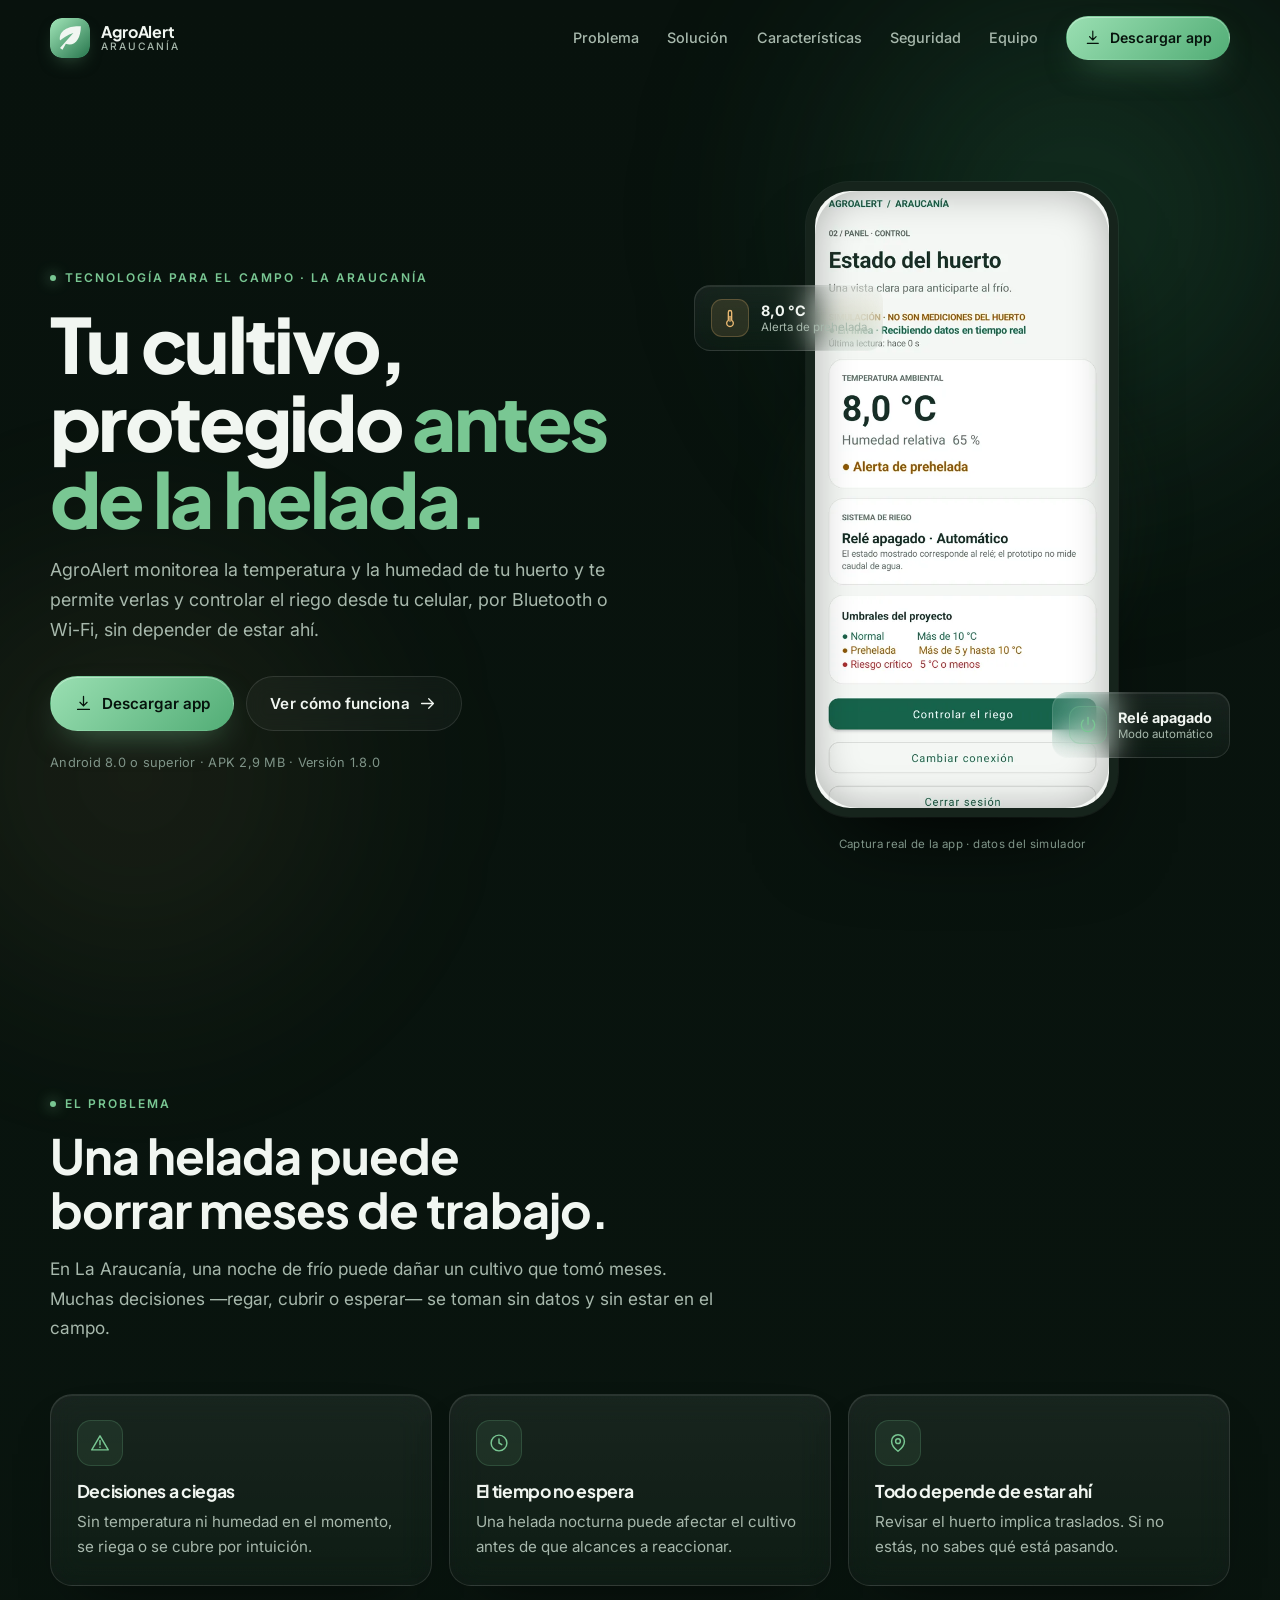
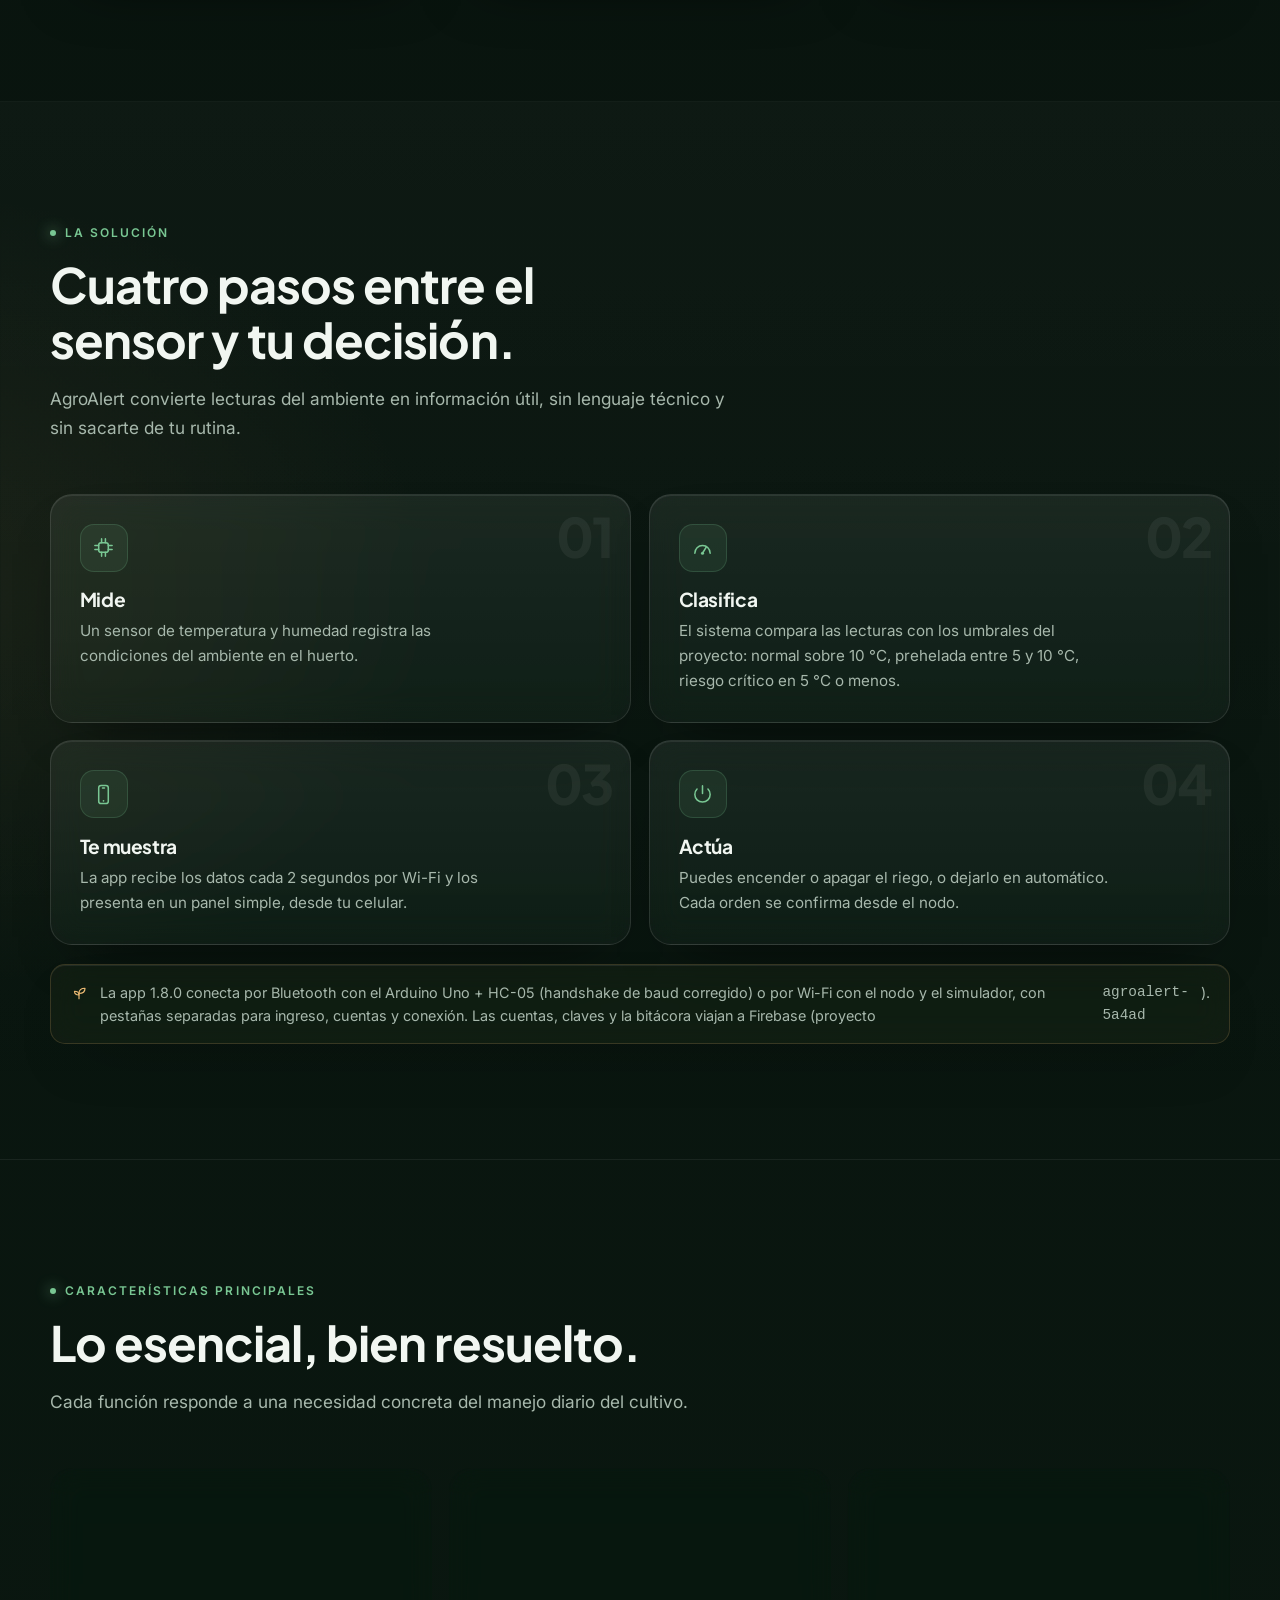
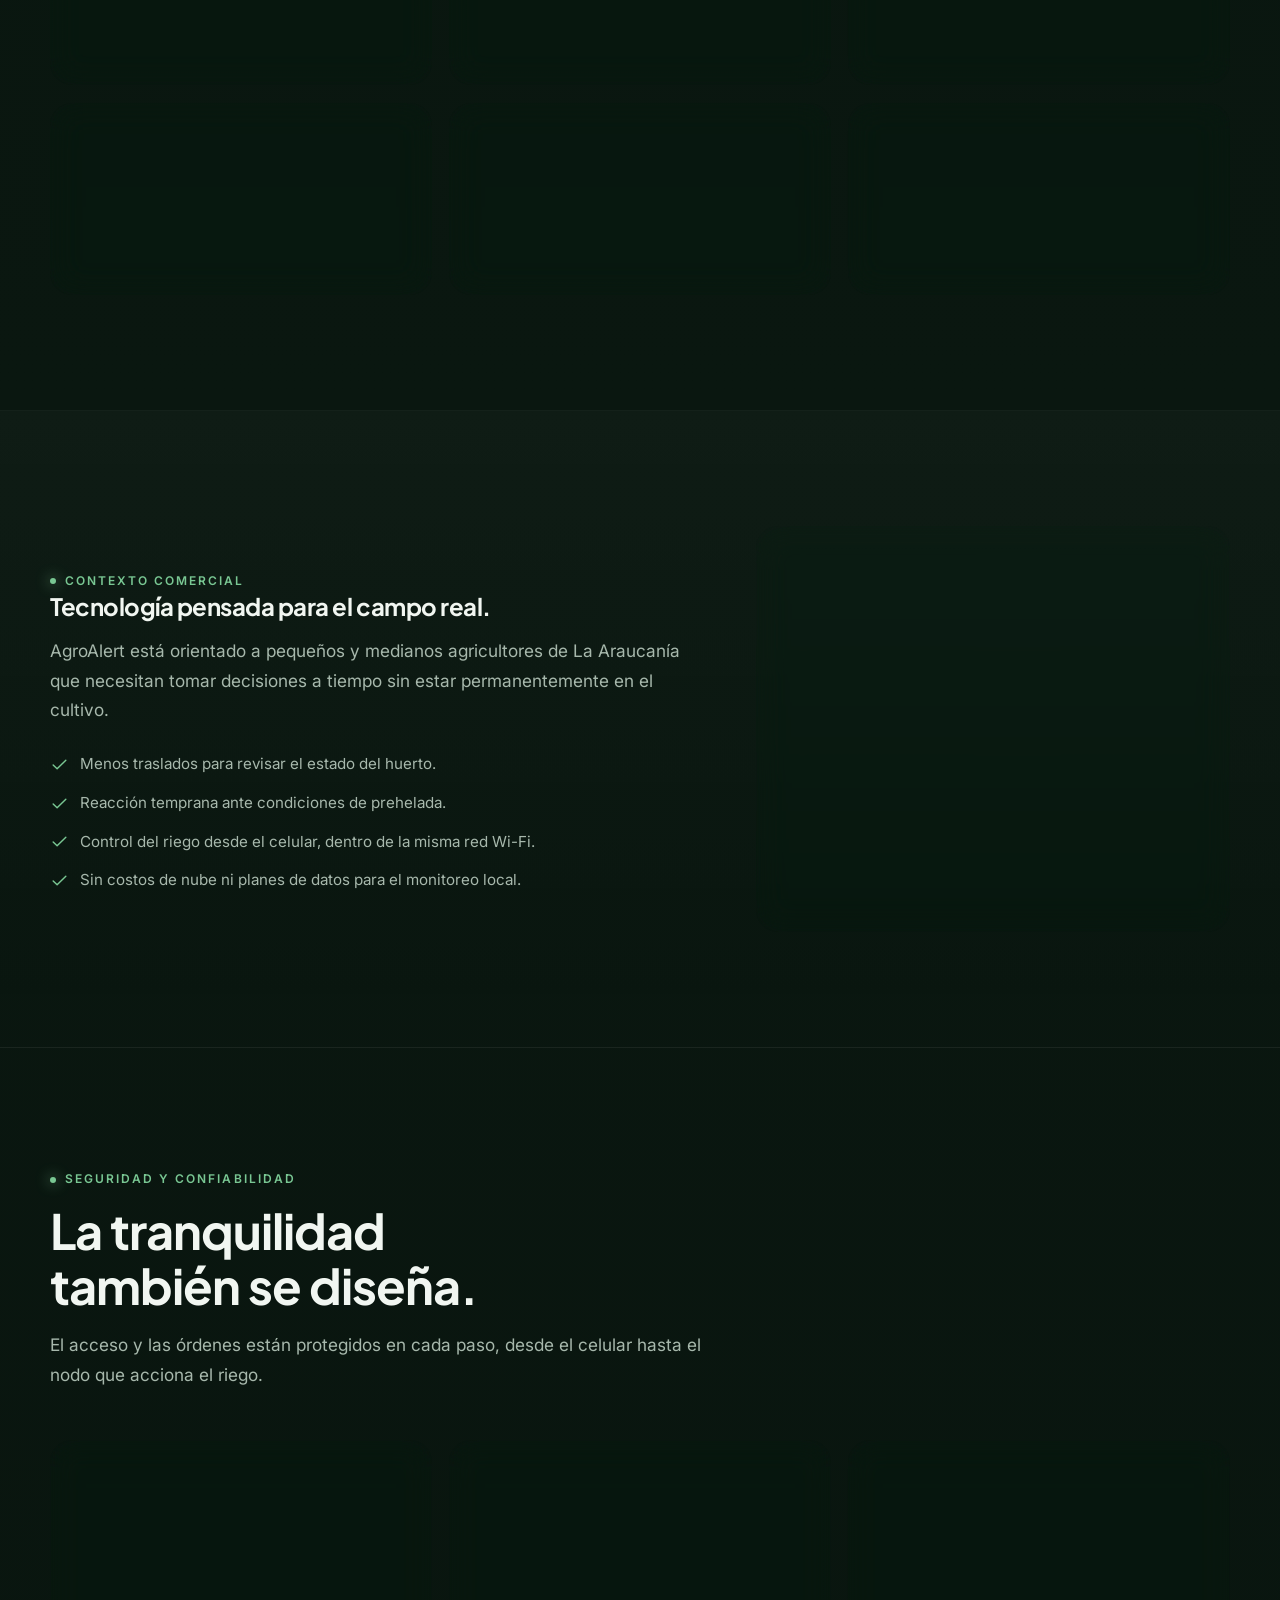
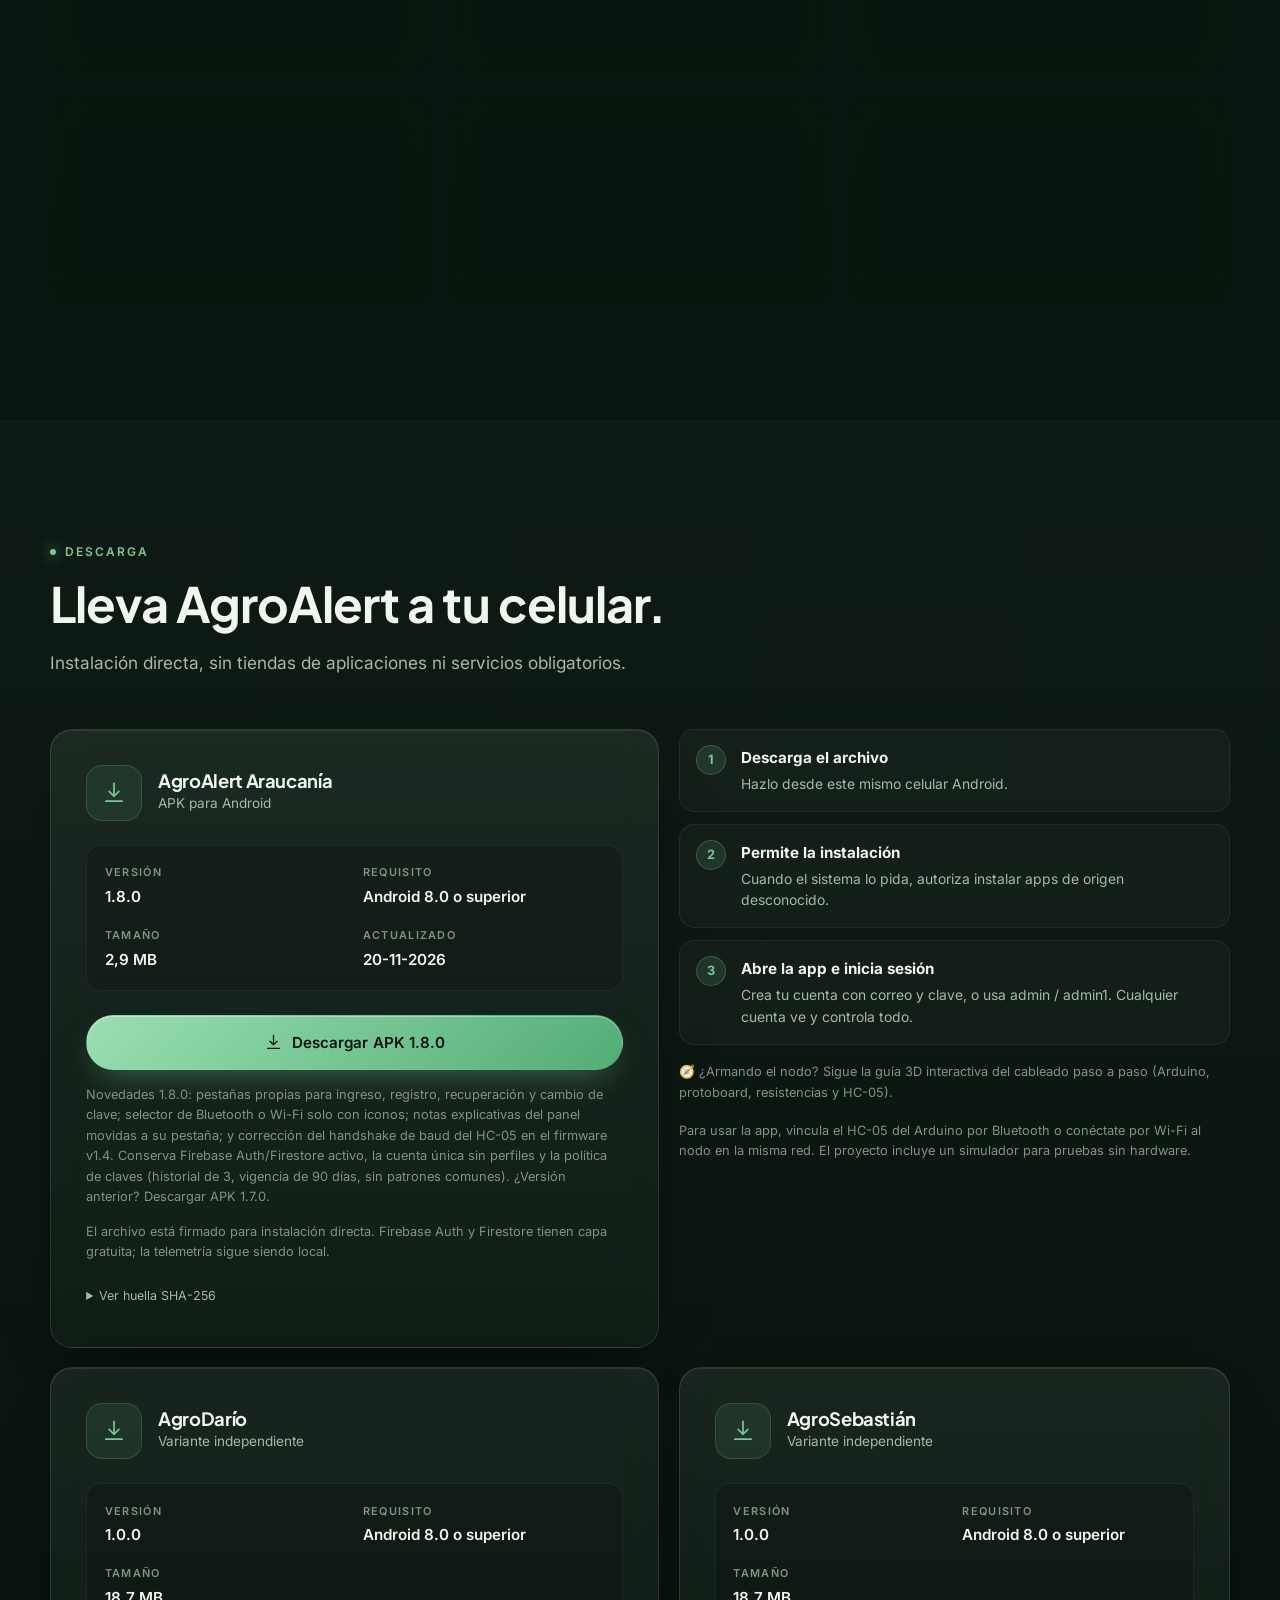
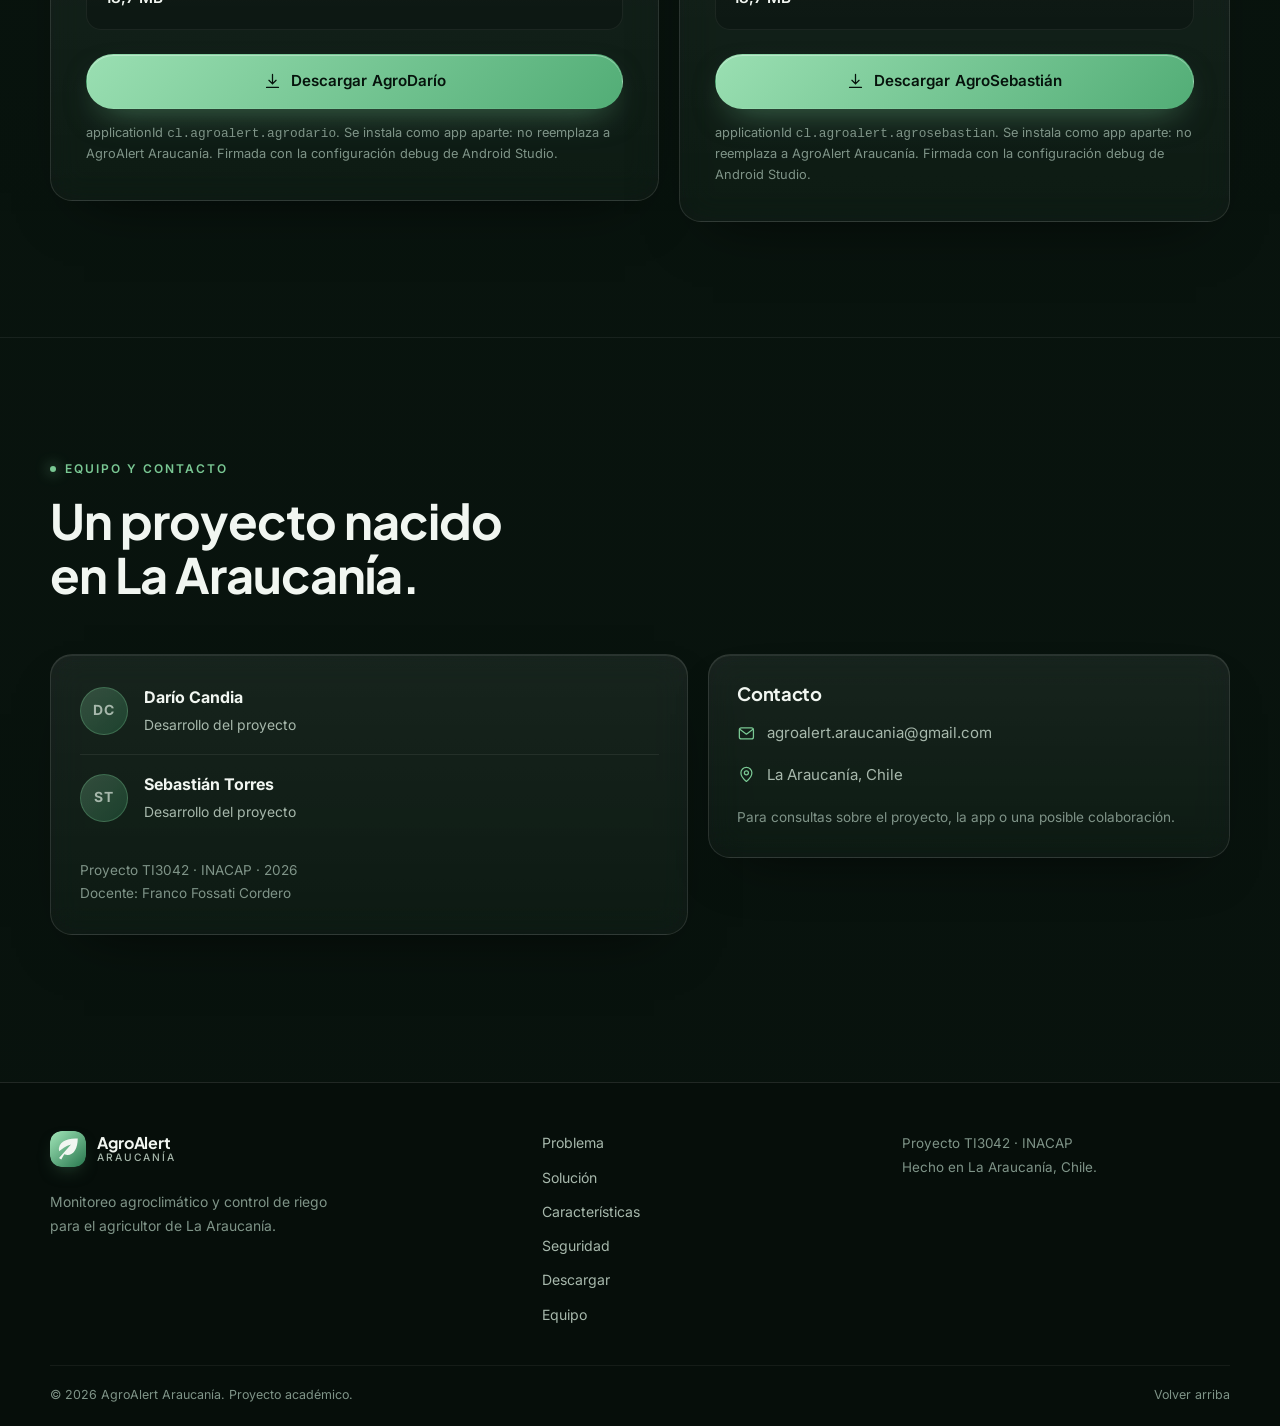
<file: index.html>
<!DOCTYPE html>
<html lang="es">
<head>
  <meta charset="utf-8">
  <meta name="viewport" content="width=device-width, initial-scale=1">
  <title>AgroAlert Araucanía — Monitoreo agroclimático y control de riego</title>
  <meta name="description" content="AgroAlert Araucanía monitorea la temperatura y la humedad de tu cultivo y te permite controlar el riego desde tu celular por Wi-Fi. Proyecto TI3042, INACAP.">
  <meta name="theme-color" content="#08120d">
  <meta name="color-scheme" content="dark">

  <!-- Open Graph / Twitter. og:image y twitter:image usan URL absoluta del sitio publicado. -->
  <meta property="og:type" content="website">
  <meta property="og:locale" content="es_CL">
  <meta property="og:site_name" content="AgroAlert Araucanía">
  <meta property="og:title" content="AgroAlert Araucanía — Monitoreo agroclimático y control de riego">
  <meta property="og:description" content="Temperatura, humedad y control de riego desde tu celular, por Wi-Fi. Tecnología para el agricultor de La Araucanía.">
  <meta property="og:image" content="https://dariochino.github.io/agroalert-web/assets/og-cover.png">
  <meta property="og:image:width" content="1200">
  <meta property="og:image:height" content="630">
  <meta property="og:image:alt" content="AgroAlert Araucanía: monitoreo agroclimático y control de riego">
  <meta name="twitter:card" content="summary_large_image">
  <meta name="twitter:title" content="AgroAlert Araucanía">
  <meta name="twitter:description" content="Temperatura, humedad y control de riego desde tu celular, por Wi-Fi.">
  <meta name="twitter:image" content="https://dariochino.github.io/agroalert-web/assets/og-cover.png">

  <link rel="icon" href="assets/favicon.svg" type="image/svg+xml">
  <link rel="apple-touch-icon" href="assets/apple-touch-icon.png" sizes="180x180">

  <link rel="preconnect" href="https://fonts.googleapis.com">
  <link rel="preconnect" href="https://fonts.gstatic.com" crossorigin>
  <link href="https://fonts.googleapis.com/css2?family=Inter:wght@400;500;600&family=Plus+Jakarta+Sans:wght@500;600;700;800&display=swap" rel="stylesheet">

  <link rel="stylesheet" href="css/styles.css">
  <script>document.documentElement.classList.add('js');</script>
  <script src="js/main.js" defer></script>
</head>
<body>
  <a class="skip-link" href="#contenido">Saltar al contenido</a>

  <!-- Sprite de iconos SVG: trazo uniforme, sin emojis. -->
  <svg class="sprite" xmlns="http://www.w3.org/2000/svg" aria-hidden="true" focusable="false">
    <symbol id="i-temp" viewBox="0 0 24 24">
      <path d="M14 14.76V5a2 2 0 1 0-4 0v9.76a4 4 0 1 0 4 0Z" fill="none" stroke="currentColor" stroke-width="1.6" stroke-linecap="round" stroke-linejoin="round"/>
      <path d="M12 10v6" fill="none" stroke="currentColor" stroke-width="1.6" stroke-linecap="round"/>
    </symbol>
    <symbol id="i-drop" viewBox="0 0 24 24">
      <path d="M12 2.7c3.2 3.6 5.8 6.5 5.8 9.3a5.8 5.8 0 1 1-11.6 0c0-2.8 2.6-5.7 5.8-9.3Z" fill="none" stroke="currentColor" stroke-width="1.6" stroke-linejoin="round"/>
      <path d="M9.4 13.2a2.7 2.7 0 0 0 2.6 2.8" fill="none" stroke="currentColor" stroke-width="1.6" stroke-linecap="round"/>
    </symbol>
    <symbol id="i-wifi" viewBox="0 0 24 24">
      <path d="M3 8.6a14 14 0 0 1 18 0M6.2 12.2a9.4 9.4 0 0 1 11.6 0M9.4 15.8a4.8 4.8 0 0 1 5.2 0" fill="none" stroke="currentColor" stroke-width="1.6" stroke-linecap="round"/>
      <circle cx="12" cy="19.2" r="1.4" fill="currentColor"/>
    </symbol>
    <symbol id="i-shield" viewBox="0 0 24 24">
      <path d="M12 3 4.5 6v5.2c0 4.4 3 8.4 7.5 9.8 4.5-1.4 7.5-5.4 7.5-9.8V6L12 3Z" fill="none" stroke="currentColor" stroke-width="1.6" stroke-linejoin="round"/>
      <path d="m8.8 12 2.1 2.1 4.3-4.3" fill="none" stroke="currentColor" stroke-width="1.6" stroke-linecap="round" stroke-linejoin="round"/>
    </symbol>
    <symbol id="i-lock" viewBox="0 0 24 24">
      <rect x="5" y="11" width="14" height="9" rx="2" fill="none" stroke="currentColor" stroke-width="1.6"/>
      <path d="M8 11V8a4 4 0 0 1 8 0v3" fill="none" stroke="currentColor" stroke-width="1.6" stroke-linecap="round"/>
    </symbol>
    <symbol id="i-power" viewBox="0 0 24 24">
      <path d="M12 3v8" fill="none" stroke="currentColor" stroke-width="1.6" stroke-linecap="round"/>
      <path d="M6.3 6.3a8 8 0 1 0 11.4 0" fill="none" stroke="currentColor" stroke-width="1.6" stroke-linecap="round"/>
    </symbol>
    <symbol id="i-eye" viewBox="0 0 24 24">
      <path d="M2.6 12S6.2 5.6 12 5.6 21.4 12 21.4 12 17.8 18.4 12 18.4 2.6 12 2.6 12Z" fill="none" stroke="currentColor" stroke-width="1.6" stroke-linejoin="round"/>
      <circle cx="12" cy="12" r="2.8" fill="none" stroke="currentColor" stroke-width="1.6"/>
    </symbol>
    <symbol id="i-gauge" viewBox="0 0 24 24">
      <path d="M4 18a8 8 0 1 1 16 0" fill="none" stroke="currentColor" stroke-width="1.6" stroke-linecap="round"/>
      <path d="m12 18 4.2-7" fill="none" stroke="currentColor" stroke-width="1.6" stroke-linecap="round"/>
      <circle cx="12" cy="18" r="1.6" fill="currentColor"/>
    </symbol>
    <symbol id="i-clock" viewBox="0 0 24 24">
      <circle cx="12" cy="12" r="8.6" fill="none" stroke="currentColor" stroke-width="1.6"/>
      <path d="M12 7.6V12l3 1.8" fill="none" stroke="currentColor" stroke-width="1.6" stroke-linecap="round" stroke-linejoin="round"/>
    </symbol>
    <symbol id="i-alert" viewBox="0 0 24 24">
      <path d="M12 4.2 21 19.5H3L12 4.2Z" fill="none" stroke="currentColor" stroke-width="1.6" stroke-linejoin="round"/>
      <path d="M12 9.4v4.4" fill="none" stroke="currentColor" stroke-width="1.6" stroke-linecap="round"/>
      <circle cx="12" cy="16.6" r=".9" fill="currentColor"/>
    </symbol>
    <symbol id="i-map" viewBox="0 0 24 24">
      <path d="M12 21s7-5.4 7-11a7 7 0 1 0-14 0c0 5.6 7 11 7 11Z" fill="none" stroke="currentColor" stroke-width="1.6" stroke-linejoin="round"/>
      <circle cx="12" cy="10" r="2.6" fill="none" stroke="currentColor" stroke-width="1.6"/>
    </symbol>
    <symbol id="i-mail" viewBox="0 0 24 24">
      <rect x="3" y="5" width="18" height="14" rx="2.5" fill="none" stroke="currentColor" stroke-width="1.6"/>
      <path d="m4 7 8 6 8-6" fill="none" stroke="currentColor" stroke-width="1.6" stroke-linecap="round" stroke-linejoin="round"/>
    </symbol>
    <symbol id="i-download" viewBox="0 0 24 24">
      <path d="M12 3v12m-4.5-4.5L12 15l4.5-4.5" fill="none" stroke="currentColor" stroke-width="1.6" stroke-linecap="round" stroke-linejoin="round"/>
      <path d="M4.5 19.5h15" fill="none" stroke="currentColor" stroke-width="1.6" stroke-linecap="round"/>
    </symbol>
    <symbol id="i-arrow" viewBox="0 0 24 24">
      <path d="M4.5 12h15m-6-6 6 6-6 6" fill="none" stroke="currentColor" stroke-width="1.6" stroke-linecap="round" stroke-linejoin="round"/>
    </symbol>
    <symbol id="i-check" viewBox="0 0 24 24">
      <path d="m20 6.5-11 11-5-5" fill="none" stroke="currentColor" stroke-width="1.8" stroke-linecap="round" stroke-linejoin="round"/>
    </symbol>
    <symbol id="i-menu" viewBox="0 0 24 24">
      <path d="M4 7h16M4 12h16M4 17h16" fill="none" stroke="currentColor" stroke-width="1.8" stroke-linecap="round"/>
    </symbol>
    <symbol id="i-close" viewBox="0 0 24 24">
      <path d="m6 6 12 12M18 6 6 18" fill="none" stroke="currentColor" stroke-width="1.8" stroke-linecap="round"/>
    </symbol>
    <symbol id="i-chip" viewBox="0 0 24 24">
      <rect x="7" y="7" width="10" height="10" rx="2.5" fill="none" stroke="currentColor" stroke-width="1.6"/>
      <path d="M10 3v4M14 3v4M10 17v4M14 17v4M3 10h4M3 14h4M17 10h4M17 14h4" fill="none" stroke="currentColor" stroke-width="1.6" stroke-linecap="round"/>
    </symbol>
    <symbol id="i-users" viewBox="0 0 24 24">
      <circle cx="9" cy="8.5" r="3.2" fill="none" stroke="currentColor" stroke-width="1.6"/>
      <path d="M3.5 20a5.5 5.5 0 0 1 11 0" fill="none" stroke="currentColor" stroke-width="1.6" stroke-linecap="round"/>
      <path d="M16.4 5.7a3.2 3.2 0 0 1 0 5.6M18.2 20a5.5 5.5 0 0 0-2.3-4.5" fill="none" stroke="currentColor" stroke-width="1.6" stroke-linecap="round"/>
    </symbol>
    <symbol id="i-sprout" viewBox="0 0 24 24">
      <path d="M12 21v-7" fill="none" stroke="currentColor" stroke-width="1.6" stroke-linecap="round"/>
      <path d="M12 14c0-4 3-7 8-7 0 4-3 7-8 7Z" fill="none" stroke="currentColor" stroke-width="1.6" stroke-linejoin="round"/>
      <path d="M12 16c0-3-2.2-5-6-5 0 3 2.2 5 6 5Z" fill="none" stroke="currentColor" stroke-width="1.6" stroke-linejoin="round"/>
    </symbol>
    <symbol id="i-phone" viewBox="0 0 24 24">
      <rect x="7" y="2.5" width="10" height="19" rx="2.5" fill="none" stroke="currentColor" stroke-width="1.6"/>
      <path d="M11 5.2h2" fill="none" stroke="currentColor" stroke-width="1.6" stroke-linecap="round"/>
      <circle cx="12" cy="18.6" r=".9" fill="currentColor"/>
    </symbol>
  </svg>

  <header class="site-header" id="site-header">
    <div class="container nav">
      <a class="brand" href="#inicio" aria-label="AgroAlert Araucanía, ir al inicio">
        <img src="assets/logo.svg" alt="" width="40" height="40">
        <span class="brand-text">
          <strong>AgroAlert</strong>
          <span>Araucanía</span>
        </span>
      </a>

      <nav class="nav-links" id="nav-links" aria-label="Navegación principal">
        <a href="#problema">Problema</a>
        <a href="#solucion">Solución</a>
        <a href="#caracteristicas">Características</a>
        <a href="#seguridad">Seguridad</a>
        <a href="#equipo">Equipo</a>
        <a class="btn btn--primary btn--sm nav-cta" href="#descargar">
          <svg class="icon" aria-hidden="true"><use href="#i-download"/></svg>
          Descargar app
        </a>
      </nav>

      <button class="nav-toggle" id="nav-toggle" type="button" aria-expanded="false" aria-controls="nav-links" aria-label="Abrir menú">
        <svg class="icon icon--menu" aria-hidden="true"><use href="#i-menu"/></svg>
        <svg class="icon icon--close" aria-hidden="true"><use href="#i-close"/></svg>
      </button>
    </div>
  </header>

  <main id="contenido">
    <!-- 1. Hero -->
    <section class="hero" id="inicio">
      <div class="container hero-grid">
        <div class="hero-copy reveal">
          <p class="eyebrow">Tecnología para el campo · La Araucanía</p>
          <h1>Tu cultivo, protegido <span class="accent">antes de la helada.</span></h1>
          <p class="lead">
            AgroAlert monitorea la temperatura y la humedad de tu huerto y te permite
            verlas y controlar el riego desde tu celular, por Bluetooth o Wi-Fi,
            sin depender de estar ahí.
          </p>
          <div class="hero-actions">
            <a class="btn btn--primary" href="#descargar">
              <svg class="icon" aria-hidden="true"><use href="#i-download"/></svg>
              Descargar app
            </a>
            <a class="btn btn--ghost" href="#solucion">
              Ver cómo funciona
              <svg class="icon" aria-hidden="true"><use href="#i-arrow"/></svg>
            </a>
          </div>
          <p class="hero-meta">Android 8.0 o superior · APK 2,9 MB · Versión 1.8.0</p>
        </div>

        <div class="hero-visual reveal" style="--delay:.12s">
          <div class="phone-glow" aria-hidden="true"></div>
          <div class="phone">
            <img src="assets/screens/panel.webp" width="540" height="1100"
                 alt="Panel de AgroAlert con temperatura de 8,0 grados, humedad de 65 por ciento y alerta de prehelada."
                 fetchpriority="high" decoding="async">
          </div>

          <div class="float-card float-card--temp glass" aria-hidden="true">
            <span class="float-icon float-icon--amber">
              <svg class="icon" aria-hidden="true"><use href="#i-temp"/></svg>
            </span>
            <span class="float-text"><strong>8,0 °C</strong><span>Alerta de prehelada</span></span>
          </div>
          <div class="float-card float-card--relay glass" aria-hidden="true">
            <span class="float-icon float-icon--green">
              <svg class="icon" aria-hidden="true"><use href="#i-power"/></svg>
            </span>
            <span class="float-text"><strong>Relé apagado</strong><span>Modo automático</span></span>
          </div>

          <p class="hero-visual-note">Captura real de la app · datos del simulador</p>
        </div>
      </div>
    </section>

    <!-- 2. El problema -->
    <section class="section" id="problema">
      <div class="container">
        <header class="section-head reveal">
          <p class="eyebrow">El problema</p>
          <h2>Una helada puede borrar meses de trabajo.</h2>
          <p class="lead">
            En La Araucanía, una noche de frío puede dañar un cultivo que tomó meses.
            Muchas decisiones —regar, cubrir o esperar— se toman sin datos y sin estar
            en el campo.
          </p>
        </header>

        <div class="grid grid--3">
          <article class="card glass reveal">
            <span class="card-icon"><svg class="icon" aria-hidden="true"><use href="#i-alert"/></svg></span>
            <h3>Decisiones a ciegas</h3>
            <p>Sin temperatura ni humedad en el momento, se riega o se cubre por intuición.</p>
          </article>
          <article class="card glass reveal" style="--delay:.08s">
            <span class="card-icon"><svg class="icon" aria-hidden="true"><use href="#i-clock"/></svg></span>
            <h3>El tiempo no espera</h3>
            <p>Una helada nocturna puede afectar el cultivo antes de que alcances a reaccionar.</p>
          </article>
          <article class="card glass reveal" style="--delay:.16s">
            <span class="card-icon"><svg class="icon" aria-hidden="true"><use href="#i-map"/></svg></span>
            <h3>Todo depende de estar ahí</h3>
            <p>Revisar el huerto implica traslados. Si no estás, no sabes qué está pasando.</p>
          </article>
        </div>
      </div>
    </section>

    <!-- 3. La solución -->
    <section class="section section--tint" id="solucion">
      <div class="container">
        <header class="section-head reveal">
          <p class="eyebrow">La solución</p>
          <h2>Cuatro pasos entre el sensor y tu decisión.</h2>
          <p class="lead">
            AgroAlert convierte lecturas del ambiente en información útil, sin lenguaje
            técnico y sin sacarte de tu rutina.
          </p>
        </header>

        <div class="grid grid--2 steps">
          <article class="step glass reveal">
            <span class="step-num">01</span>
            <span class="step-icon"><svg class="icon" aria-hidden="true"><use href="#i-chip"/></svg></span>
            <h3>Mide</h3>
            <p>Un sensor de temperatura y humedad registra las condiciones del ambiente en el huerto.</p>
          </article>
          <article class="step glass reveal" style="--delay:.08s">
            <span class="step-num">02</span>
            <span class="step-icon"><svg class="icon" aria-hidden="true"><use href="#i-gauge"/></svg></span>
            <h3>Clasifica</h3>
            <p>El sistema compara las lecturas con los umbrales del proyecto: normal sobre 10 °C, prehelada entre 5 y 10 °C, riesgo crítico en 5 °C o menos.</p>
          </article>
          <article class="step glass reveal" style="--delay:.16s">
            <span class="step-num">03</span>
            <span class="step-icon"><svg class="icon" aria-hidden="true"><use href="#i-phone"/></svg></span>
            <h3>Te muestra</h3>
            <p>La app recibe los datos cada 2 segundos por Wi-Fi y los presenta en un panel simple, desde tu celular.</p>
          </article>
          <article class="step glass reveal" style="--delay:.24s">
            <span class="step-num">04</span>
            <span class="step-icon"><svg class="icon" aria-hidden="true"><use href="#i-power"/></svg></span>
            <h3>Actúa</h3>
            <p>Puedes encender o apagar el riego, o dejarlo en automático. Cada orden se confirma desde el nodo.</p>
          </article>
        </div>

        <p class="scope-note glass reveal">
          <svg class="icon" aria-hidden="true"><use href="#i-sprout"/></svg>
          La app 1.8.0 conecta por Bluetooth con el Arduino Uno + HC-05 (handshake de baud corregido) o por Wi-Fi con el nodo y el simulador, con pestañas separadas para ingreso, cuentas y conexión. Las cuentas, claves y la bitácora viajan a Firebase (proyecto <code>agroalert-5a4ad</code>).
        </p>
      </div>
    </section>

    <!-- 4. Características -->
    <section class="section" id="caracteristicas">
      <div class="container">
        <header class="section-head reveal">
          <p class="eyebrow">Características principales</p>
          <h2>Lo esencial, bien resuelto.</h2>
          <p class="lead">Cada función responde a una necesidad concreta del manejo diario del cultivo.</p>
        </header>

        <div class="grid grid--3">
          <article class="card glass reveal">
            <span class="card-icon"><svg class="icon" aria-hidden="true"><use href="#i-temp"/></svg></span>
            <h3>Telemetría cada 2 segundos</h3>
            <p>Temperatura y humedad actualizadas de forma continua, sin bloquear la aplicación.</p>
          </article>
          <article class="card glass reveal" style="--delay:.06s">
            <span class="card-icon"><svg class="icon" aria-hidden="true"><use href="#i-gauge"/></svg></span>
            <h3>Semáforo de riesgo</h3>
            <p>Tres estados claros —normal, prehelada y riesgo crítico— según los umbrales del proyecto.</p>
          </article>
          <article class="card glass reveal" style="--delay:.12s">
            <span class="card-icon"><svg class="icon" aria-hidden="true"><use href="#i-power"/></svg></span>
            <h3>Control de riego</h3>
            <p>Encender, apagar o volver al modo automático. El panel muestra el estado real del relé.</p>
          </article>
          <article class="card glass reveal" style="--delay:.18s">
            <span class="card-icon"><svg class="icon" aria-hidden="true"><use href="#i-users"/></svg></span>
            <h3>Cuenta única</h3>
            <p>Toda cuenta creada ve el panel y controla el riego. No hay perfiles Control ni Monitor.</p>
          </article>
          <article class="card glass reveal" style="--delay:.24s">
            <span class="card-icon"><svg class="icon" aria-hidden="true"><use href="#i-lock"/></svg></span>
            <h3>Acceso protegido</h3>
            <p>Tres intentos fallidos bloquean el ingreso durante 60 segundos.</p>
          </article>
          <article class="card glass reveal" style="--delay:.3s">
            <span class="card-icon"><svg class="icon" aria-hidden="true"><use href="#i-wifi"/></svg></span>
            <h3>Red local</h3>
            <p>Funciona en la misma red Wi-Fi del nodo, sin servicios en la nube ni suscripciones.</p>
          </article>
        </div>
      </div>
    </section>

    <!-- 5. Contexto comercial -->
    <section class="section section--tint" id="contexto">
      <div class="container context-grid">
        <div class="reveal">
          <p class="eyebrow">Contexto comercial</p>
          <h2>Tecnología pensada para el campo real.</h2>
          <p class="lead">
            AgroAlert está orientado a pequeños y medianos agricultores de La Araucanía
            que necesitan tomar decisiones a tiempo sin estar permanentemente en el cultivo.
          </p>
          <ul class="check-list">
            <li><svg class="icon" aria-hidden="true"><use href="#i-check"/></svg> Menos traslados para revisar el estado del huerto.</li>
            <li><svg class="icon" aria-hidden="true"><use href="#i-check"/></svg> Reacción temprana ante condiciones de prehelada.</li>
            <li><svg class="icon" aria-hidden="true"><use href="#i-check"/></svg> Control del riego desde el celular, dentro de la misma red Wi-Fi.</li>
            <li><svg class="icon" aria-hidden="true"><use href="#i-check"/></svg> Sin costos de nube ni planes de datos para el monitoreo local.</li>
          </ul>
        </div>

        <aside class="context-panel glass reveal" style="--delay:.1s">
          <h3>¿Por qué la Araucanía?</h3>
          <div class="context-item">
            <span class="context-icon"><svg class="icon" aria-hidden="true"><use href="#i-temp"/></svg></span>
            <div><strong>Noches frías</strong><p>Las oscilaciones térmicas y las heladas tardías son parte del riesgo real del cultivo.</p></div>
          </div>
          <div class="context-item">
            <span class="context-icon"><svg class="icon" aria-hidden="true"><use href="#i-sprout"/></svg></span>
            <div><strong>Producción hortofrutícola</strong><p>Huertos y pequeños productores necesitan herramientas simples y de bajo costo.</p></div>
          </div>
          <div class="context-item">
            <span class="context-icon"><svg class="icon" aria-hidden="true"><use href="#i-wifi"/></svg></span>
            <div><strong>Operación local</strong><p>El proyecto prioriza una red local: no depende de un servidor externo.</p></div>
          </div>
        </aside>
      </div>
    </section>

    <!-- 6. Seguridad y confiabilidad -->
    <section class="section" id="seguridad">
      <div class="container">
        <header class="section-head reveal">
          <p class="eyebrow">Seguridad y confiabilidad</p>
          <h2>La tranquilidad también se diseña.</h2>
          <p class="lead">
            El acceso y las órdenes están protegidos en cada paso, desde el celular
            hasta el nodo que acciona el riego.
          </p>
        </header>

        <div class="grid grid--3">
          <article class="card card--compact glass reveal">
            <span class="card-icon"><svg class="icon" aria-hidden="true"><use href="#i-lock"/></svg></span>
            <h3>Ingreso con 3 intentos</h3>
            <p>Tras tres intentos fallidos la espera crece (60 s, 5 min, 15 min). Firebase además limita las peticiones y oculta qué correos existen.</p>
          </article>
          <article class="card card--compact glass reveal" style="--delay:.06s">
            <span class="card-icon"><svg class="icon" aria-hidden="true"><use href="#i-shield"/></svg></span>
            <h3>Contraseñas protegidas</h3>
            <p>Firebase Auth gestiona el acceso; Firestore guarda el historial de claves con PBKDF2-HMAC-SHA256 y sal aleatoria, nunca en texto plano.</p>
          </article>
          <article class="card card--compact glass reveal" style="--delay:.12s">
            <span class="card-icon"><svg class="icon" aria-hidden="true"><use href="#i-users"/></svg></span>
            <h3>Acceso completo</h3>
            <p>Toda cuenta autenticada opera el riego; el nodo sigue exigiendo su clave.</p>
          </article>
          <article class="card card--compact glass reveal" style="--delay:.18s">
            <span class="card-icon"><svg class="icon" aria-hidden="true"><use href="#i-check"/></svg></span>
            <h3>Confirmación real</h3>
            <p>El estado del relé que ves es el que reporta el nodo, no una suposición de la app.</p>
          </article>
          <article class="card card--compact glass reveal" style="--delay:.24s">
            <span class="card-icon"><svg class="icon" aria-hidden="true"><use href="#i-clock"/></svg></span>
            <h3>Datos con vigencia</h3>
            <p>Si el enlace se corta, la app marca los datos como antiguos y bloquea los controles.</p>
          </article>
          <article class="card card--compact glass reveal" style="--delay:.3s">
            <span class="card-icon"><svg class="icon" aria-hidden="true"><use href="#i-wifi"/></svg></span>
            <h3>Sin exposición a Internet</h3>
            <p>Diseñado para operar en una red local de confianza. El prototipo no expone el nodo a Internet.</p>
          </article>
        </div>
      </div>
    </section>

    <!-- 7. Descarga -->
    <section class="section section--tint" id="descargar">
      <div class="container">
        <header class="section-head reveal">
          <p class="eyebrow">Descarga</p>
          <h2>Lleva AgroAlert a tu celular.</h2>
          <p class="lead">Instalación directa, sin tiendas de aplicaciones ni servicios obligatorios.</p>
        </header>

        <div class="download-grid">
          <div class="download-panel glass reveal">
            <div class="download-head">
              <span class="download-icon"><svg class="icon" aria-hidden="true"><use href="#i-download"/></svg></span>
              <div>
                <h3>AgroAlert Araucanía</h3>
                <p>APK para Android</p>
              </div>
            </div>

            <dl class="download-facts">
              <div><dt>Versión</dt><dd>1.8.0</dd></div>
              <div><dt>Requisito</dt><dd>Android 8.0 o superior</dd></div>
              <div><dt>Tamaño</dt><dd>2,9 MB</dd></div>
              <div><dt>Actualizado</dt><dd>20-11-2026</dd></div>
            </dl>

            <a class="btn btn--primary btn--wide" href="assets/AgroAlert-1.8.0.apk" download>
              <svg class="icon" aria-hidden="true"><use href="#i-download"/></svg>
              Descargar APK 1.8.0
            </a>

            <p class="download-note">
              Novedades 1.8.0: pestañas propias para ingreso, registro, recuperación y
              cambio de clave; selector de Bluetooth o Wi-Fi solo con iconos; notas
              explicativas del panel movidas a su pestaña; y corrección del handshake
              de baud del HC-05 en el firmware v1.4. Conserva Firebase Auth/Firestore
              activo, la cuenta única sin perfiles y la política de claves (historial
              de 3, vigencia de 90 días, sin patrones comunes). ¿Versión anterior?
              <a href="assets/AgroAlert-1.7.0.apk" download>Descargar APK 1.7.0</a>.
            </p>

            <p class="download-note">
              El archivo está firmado para instalación directa. Firebase Auth y
              Firestore tienen capa gratuita; la telemetría sigue siendo local.
            </p>

            <details class="sha">
              <summary>Ver huella SHA-256</summary>
              <code>F5C1C8375D8B1388AC5FAAEDFE0EB091CEA279D9180DCF53E798D188E5D7FA34</code>
            </details>
          </div>

          <div class="download-side reveal" style="--delay:.1s">
            <ol class="install-steps">
              <li>
                <span class="install-num">1</span>
                <div><strong>Descarga el archivo</strong><p>Hazlo desde este mismo celular Android.</p></div>
              </li>
              <li>
                <span class="install-num">2</span>
                <div><strong>Permite la instalación</strong><p>Cuando el sistema lo pida, autoriza instalar apps de origen desconocido.</p></div>
              </li>
              <li>
                <span class="install-num">3</span>
                <div><strong>Abre la app e inicia sesión</strong><p>Crea tu cuenta con correo y clave, o usa admin / admin1. Cualquier cuenta ve y controla todo.</p></div>
              </li>
            </ol>

            <p class="download-note download-note--muted">
              🧭 ¿Armando el nodo? Sigue la
              <a href="guia3d.html">guía 3D interactiva del cableado</a>
              paso a paso (Arduino, protoboard, resistencias y HC-05).
            </p>

            <p class="download-note download-note--muted">
              Para usar la app, vincula el HC-05 del Arduino por Bluetooth o conéctate
              por Wi-Fi al nodo en la misma red. El proyecto incluye un simulador
              para pruebas sin hardware.
            </p>
          </div>

          <div class="download-panel glass reveal" style="--delay:.2s">
            <div class="download-head">
              <span class="download-icon"><svg class="icon" aria-hidden="true"><use href="#i-download"/></svg></span>
              <div>
                <h3>AgroDarío</h3>
                <p>Variante independiente</p>
              </div>
            </div>

            <dl class="download-facts">
              <div><dt>Versión</dt><dd>1.0.0</dd></div>
              <div><dt>Requisito</dt><dd>Android 8.0 o superior</dd></div>
              <div><dt>Tamaño</dt><dd>18,7 MB</dd></div>
            </dl>

            <a class="btn btn--primary btn--wide" href="assets/AgroDario-1.0.0.apk" download>
              <svg class="icon" aria-hidden="true"><use href="#i-download"/></svg>
              Descargar AgroDarío
            </a>

            <p class="download-note">
              applicationId <code>cl.agroalert.agrodario</code>. Se instala como app
              aparte: no reemplaza a AgroAlert Araucanía. Firmada con la configuración
              debug de Android Studio.
            </p>
          </div>

          <div class="download-panel glass reveal" style="--delay:.3s">
            <div class="download-head">
              <span class="download-icon"><svg class="icon" aria-hidden="true"><use href="#i-download"/></svg></span>
              <div>
                <h3>AgroSebastián</h3>
                <p>Variante independiente</p>
              </div>
            </div>

            <dl class="download-facts">
              <div><dt>Versión</dt><dd>1.0.0</dd></div>
              <div><dt>Requisito</dt><dd>Android 8.0 o superior</dd></div>
              <div><dt>Tamaño</dt><dd>18,7 MB</dd></div>
            </dl>

            <a class="btn btn--primary btn--wide" href="assets/AgroSebastian-1.0.0.apk" download>
              <svg class="icon" aria-hidden="true"><use href="#i-download"/></svg>
              Descargar AgroSebastián
            </a>

            <p class="download-note">
              applicationId <code>cl.agroalert.agrosebastian</code>. Se instala como app
              aparte: no reemplaza a AgroAlert Araucanía. Firmada con la configuración
              debug de Android Studio.
            </p>
          </div>
        </div>
      </div>
    </section>

    <!-- 8. Equipo y contacto -->
    <section class="section" id="equipo">
      <div class="container">
        <header class="section-head reveal">
          <p class="eyebrow">Equipo y contacto</p>
          <h2>Un proyecto nacido en La Araucanía.</h2>
        </header>

        <div class="team-grid">
          <div class="team-card glass reveal">
            <div class="person">
              <span class="avatar" aria-hidden="true">DC</span>
              <div><strong>Darío Candia</strong><span>Desarrollo del proyecto</span></div>
            </div>
            <div class="person">
              <span class="avatar" aria-hidden="true">ST</span>
              <div><strong>Sebastián Torres</strong><span>Desarrollo del proyecto</span></div>
            </div>
            <p class="team-note">Proyecto TI3042 · INACAP · 2026<br>Docente: Franco Fossati Cordero</p>
          </div>

          <div class="contact-card glass reveal" style="--delay:.1s">
            <h3>Contacto</h3>
            <p class="contact-line">
              <svg class="icon" aria-hidden="true"><use href="#i-mail"/></svg>
              <span>agroalert.araucania@gmail.com</span>
            </p>
            <p class="contact-line">
              <svg class="icon" aria-hidden="true"><use href="#i-map"/></svg>
              <span>La Araucanía, Chile</span>
            </p>
            <p class="contact-note">
              Para consultas sobre el proyecto, la app o una posible colaboración.
            </p>
          </div>
        </div>
      </div>
    </section>
  </main>

  <footer class="site-footer">
    <div class="container footer-grid">
      <div class="footer-brand">
        <a class="brand" href="#inicio" aria-label="AgroAlert Araucanía, ir al inicio">
          <img src="assets/logo.svg" alt="" width="36" height="36" loading="lazy">
          <span class="brand-text"><strong>AgroAlert</strong><span>Araucanía</span></span>
        </a>
        <p>Monitoreo agroclimático y control de riego para el agricultor de La Araucanía.</p>
      </div>

      <nav class="footer-nav" aria-label="Enlaces del sitio">
        <a href="#problema">Problema</a>
        <a href="#solucion">Solución</a>
        <a href="#caracteristicas">Características</a>
        <a href="#seguridad">Seguridad</a>
        <a href="#descargar">Descargar</a>
        <a href="#equipo">Equipo</a>
      </nav>

      <div class="footer-meta">
        <p>Proyecto TI3042 · INACAP</p>
        <p>Hecho en La Araucanía, Chile.</p>
      </div>
    </div>

    <div class="container footer-bottom">
      <p>© <span id="year">2026</span> AgroAlert Araucanía. Proyecto académico.</p>
      <a href="#inicio" class="back-top">Volver arriba</a>
    </div>
  </footer>
</body>
</html>
</file>
<file: css/styles.css>
/* ==========================================================================
   AgroAlert Araucanía — Hoja de estilos principal
   Sistema: glassmorphism sutil sobre fondo oscuro, paleta agro y acento cálido.
   Orden: variables → base → utilidades → componentes → secciones → responsive.
   ========================================================================== */

/* --------------------------------------------------------------------------
   1. Variables del sistema
   -------------------------------------------------------------------------- */
:root {
  /* Color */
  --bg: #08120d;
  --bg-soft: #0b1a12;
  --surface: rgba(255, 255, 255, 0.045);
  --surface-strong: rgba(255, 255, 255, 0.075);
  --border: rgba(255, 255, 255, 0.11);
  --border-strong: rgba(255, 255, 255, 0.2);
  --text: #f1f6f1;
  --muted: #a7b8ac;
  --muted-2: #7f9488;
  --green: #79c793;
  --green-light: #9adfb2;
  --green-deep: #2f7d54;
  --green-glow: rgba(121, 199, 147, 0.18);
  --amber: #e9b872;
  --red: #e08a81;

  /* Forma y movimiento */
  --radius: 22px;
  --radius-sm: 15px;
  --ease: cubic-bezier(0.22, 1, 0.36, 1);
  --speed: 0.45s;

  /* Layout */
  --container: 1180px;
  --nav-h: 76px;
  --pad: clamp(1.15rem, 4vw, 2rem);
}

/* --------------------------------------------------------------------------
   2. Base
   -------------------------------------------------------------------------- */
*,
*::before,
*::after {
  box-sizing: border-box;
}

html {
  background: var(--bg);
  scroll-behavior: smooth;
  scroll-padding-top: calc(var(--nav-h) + 20px);
  -webkit-text-size-adjust: 100%;
}

body {
  margin: 0;
  min-height: 100vh;
  overflow-x: hidden;
  isolation: isolate;
  font-family: "Inter", system-ui, -apple-system, "Segoe UI", sans-serif;
  font-size: 1rem;
  line-height: 1.7;
  color: var(--text);
  background:
    radial-gradient(1100px 760px at 88% -12%, rgba(47, 125, 84, 0.24), transparent 62%),
    radial-gradient(900px 680px at -8% 28%, rgba(233, 184, 114, 0.07), transparent 60%),
    linear-gradient(180deg, #08120d 0%, #0a1710 46%, #08120d 100%);
}

/* Formas difusas de fondo, muy lentas. */
body::before,
body::after {
  content: "";
  position: fixed;
  z-index: -1;
  border-radius: 50%;
  pointer-events: none;
  filter: blur(90px);
  opacity: 0.6;
}

body::before {
  width: min(60vw, 760px);
  aspect-ratio: 1;
  top: -18%;
  right: -14%;
  background: radial-gradient(circle, rgba(47, 125, 84, 0.55), transparent 66%);
  animation: drift 38s ease-in-out infinite alternate;
}

body::after {
  width: min(54vw, 680px);
  aspect-ratio: 1;
  bottom: -24%;
  left: -16%;
  background: radial-gradient(circle, rgba(233, 184, 114, 0.16), transparent 66%);
  animation: drift 46s ease-in-out infinite alternate-reverse;
}

@keyframes drift {
  from { transform: translate3d(0, 0, 0) scale(1); }
  to { transform: translate3d(4%, 6%, 0) scale(1.08); }
}

h1, h2, h3, h4 {
  margin: 0;
  font-family: "Plus Jakarta Sans", "Inter", system-ui, sans-serif;
  font-weight: 700;
  line-height: 1.12;
  letter-spacing: -0.02em;
  color: var(--text);
  text-wrap: balance;
}

p {
  margin: 0;
}

a {
  color: inherit;
  text-decoration: none;
  transition: color var(--speed) var(--ease), opacity var(--speed) var(--ease);
}

img {
  max-width: 100%;
  height: auto;
  display: block;
}

ul, ol, dl, dd {
  margin: 0;
  padding: 0;
}

button {
  font: inherit;
  color: inherit;
  background: none;
  border: 0;
  cursor: pointer;
}

::selection {
  background: rgba(121, 199, 147, 0.32);
  color: #fff;
}

:focus-visible {
  outline: 2px solid var(--amber);
  outline-offset: 3px;
  border-radius: 5px;
}

/* --------------------------------------------------------------------------
   3. Utilidades
   -------------------------------------------------------------------------- */
.container {
  width: min(100% - (var(--pad) * 2), var(--container));
  margin-inline: auto;
}

.section {
  position: relative;
  padding-block: clamp(4.5rem, 9vw, 8rem);
  scroll-margin-top: calc(var(--nav-h) + 16px);
}

.section--tint {
  background: linear-gradient(180deg, rgba(255, 255, 255, 0.022), rgba(255, 255, 255, 0));
  border-block: 1px solid rgba(255, 255, 255, 0.045);
}

.section-head {
  max-width: 740px;
  margin-bottom: clamp(2rem, 4vw, 3.4rem);
}

.section-head h2 {
  margin-top: 0.85rem;
  font-size: clamp(1.95rem, 3.8vw, 3.05rem);
}

.eyebrow {
  display: inline-flex;
  align-items: center;
  gap: 0.55rem;
  margin: 0;
  font-size: 0.75rem;
  font-weight: 600;
  letter-spacing: 0.17em;
  text-transform: uppercase;
  color: var(--green);
}

.eyebrow::before {
  content: "";
  width: 6px;
  height: 6px;
  border-radius: 50%;
  background: var(--green);
  box-shadow: 0 0 14px var(--green);
}

.lead {
  max-width: 62ch;
  margin-top: 1.05rem;
  font-size: clamp(1rem, 1.35vw, 1.08rem);
  color: var(--muted);
}

.grid {
  display: grid;
  gap: 1.1rem;
}

.grid--3 {
  grid-template-columns: repeat(3, minmax(0, 1fr));
}

.grid--2 {
  grid-template-columns: repeat(2, minmax(0, 1fr));
}

.icon {
  width: 1.25em;
  height: 1.25em;
  flex: none;
  vertical-align: -0.18em;
}

.sprite {
  position: absolute;
  width: 0;
  height: 0;
  overflow: hidden;
}

.skip-link {
  position: fixed;
  top: 0.75rem;
  left: 0.75rem;
  z-index: 100;
  padding: 0.7rem 1.1rem;
  border-radius: 10px;
  background: var(--green);
  color: #08120d;
  font-weight: 600;
  transform: translateY(-160%);
  transition: transform 0.3s var(--ease);
}

.skip-link:focus-visible {
  transform: none;
}

/* --------------------------------------------------------------------------
   4. Glassmorphism
   -------------------------------------------------------------------------- */
.glass {
  background: linear-gradient(180deg, rgba(255, 255, 255, 0.072), rgba(255, 255, 255, 0.032));
  border: 1px solid var(--border);
  border-radius: var(--radius);
  box-shadow:
    0 26px 60px -34px rgba(0, 0, 0, 0.75),
    inset 0 1px 0 rgba(255, 255, 255, 0.08);
  -webkit-backdrop-filter: blur(16px) saturate(130%);
  backdrop-filter: blur(16px) saturate(130%);
}

/* Fallback para navegadores sin backdrop-filter. */
@supports not ((backdrop-filter: blur(1px)) or (-webkit-backdrop-filter: blur(1px))) {
  .glass {
    background: rgba(14, 29, 21, 0.94);
  }
}

/* --------------------------------------------------------------------------
   5. Botones
   -------------------------------------------------------------------------- */
.btn {
  display: inline-flex;
  align-items: center;
  justify-content: center;
  gap: 0.55rem;
  min-height: 50px;
  padding: 0.85rem 1.45rem;
  border-radius: 999px;
  border: 1px solid transparent;
  font-size: 0.95rem;
  font-weight: 600;
  letter-spacing: 0.005em;
  cursor: pointer;
  transition:
    transform var(--speed) var(--ease),
    box-shadow var(--speed) var(--ease),
    background-color var(--speed) var(--ease),
    border-color var(--speed) var(--ease);
}

.btn--primary {
  background: linear-gradient(135deg, var(--green-light), #52ad76);
  color: #06130c;
  box-shadow:
    0 14px 34px -14px rgba(121, 199, 147, 0.55),
    inset 0 1px 0 rgba(255, 255, 255, 0.35);
}

.btn--primary:hover {
  transform: translateY(-2px);
  box-shadow:
    0 20px 44px -16px rgba(121, 199, 147, 0.65),
    inset 0 1px 0 rgba(255, 255, 255, 0.4);
}

.btn--ghost {
  background: rgba(255, 255, 255, 0.035);
  border-color: var(--border);
  color: var(--text);
  -webkit-backdrop-filter: blur(10px);
  backdrop-filter: blur(10px);
}

.btn--ghost:hover {
  transform: translateY(-2px);
  border-color: var(--border-strong);
  background: rgba(255, 255, 255, 0.06);
}

.btn--sm {
  min-height: 42px;
  padding: 0.55rem 1.05rem;
  font-size: 0.88rem;
}

.btn--wide {
  width: 100%;
}

.btn:active {
  transform: translateY(0);
}

/* --------------------------------------------------------------------------
   6. Cabecera y navegación
   -------------------------------------------------------------------------- */
.site-header {
  position: fixed;
  inset: 0 0 auto;
  z-index: 60;
  border-bottom: 1px solid transparent;
  transition:
    background-color var(--speed) var(--ease),
    border-color var(--speed) var(--ease),
    backdrop-filter var(--speed) var(--ease);
}

.site-header.is-scrolled {
  background: rgba(8, 18, 13, 0.88);
  border-bottom-color: var(--border);
  box-shadow: 0 18px 40px -28px rgba(0, 0, 0, 0.9);
  -webkit-backdrop-filter: blur(22px) saturate(140%);
  backdrop-filter: blur(22px) saturate(140%);
}

.nav {
  display: flex;
  align-items: center;
  justify-content: space-between;
  gap: 2rem;
  height: var(--nav-h);
}

.brand {
  display: inline-flex;
  align-items: center;
  gap: 0.7rem;
  flex: none;
}

.brand img {
  border-radius: 12px;
  box-shadow: 0 8px 20px -10px rgba(121, 199, 147, 0.6);
}

.brand-text {
  display: flex;
  flex-direction: column;
  line-height: 1.05;
}

.brand-text strong {
  font-family: "Plus Jakarta Sans", sans-serif;
  font-size: 1rem;
  font-weight: 700;
  letter-spacing: -0.01em;
}

.brand-text span {
  font-size: 0.64rem;
  font-weight: 500;
  letter-spacing: 0.18em;
  text-transform: uppercase;
  color: var(--muted);
}

.nav-links {
  display: flex;
  align-items: center;
  gap: clamp(1rem, 2.2vw, 1.8rem);
}

.nav-links > a:not(.btn) {
  position: relative;
  padding-block: 0.35rem;
  font-size: 0.9rem;
  font-weight: 500;
  color: var(--muted);
}

.nav-links > a:not(.btn)::after {
  content: "";
  position: absolute;
  inset: auto 0 0;
  height: 1px;
  background: var(--green);
  transform: scaleX(0);
  transform-origin: left;
  transition: transform var(--speed) var(--ease);
}

.nav-links > a:not(.btn):hover,
.nav-links > a:not(.btn):focus-visible {
  color: var(--text);
}

.nav-links > a:not(.btn):hover::after,
.nav-links > a:not(.btn):focus-visible::after {
  transform: scaleX(1);
}

.nav-toggle {
  display: none;
  width: 44px;
  height: 44px;
  border-radius: 12px;
  border: 1px solid var(--border);
  background: rgba(255, 255, 255, 0.04);
  color: var(--text);
  place-items: center;
}

.nav-toggle .icon {
  width: 22px;
  height: 22px;
}

.nav-toggle .icon--close {
  display: none;
}

.nav-toggle[aria-expanded="true"] .icon--menu {
  display: none;
}

.nav-toggle[aria-expanded="true"] .icon--close {
  display: block;
}

/* --------------------------------------------------------------------------
   7. Hero
   -------------------------------------------------------------------------- */
.hero {
  position: relative;
  padding-top: calc(var(--nav-h) + clamp(2.6rem, 7vw, 6rem));
  padding-bottom: clamp(4rem, 8vw, 7rem);
  overflow: hidden;
}

.hero-grid {
  display: grid;
  grid-template-columns: 1.04fr 0.96fr;
  gap: clamp(2rem, 5vw, 4rem);
  align-items: center;
}

.hero-copy h1 {
  margin-top: 1rem;
  font-size: clamp(2.6rem, 6vw, 4.75rem);
  font-weight: 800;
  letter-spacing: -0.035em;
  line-height: 1.02;
}

.hero-copy .accent {
  color: var(--green);
}

.hero-copy .lead {
  max-width: 54ch;
  font-size: clamp(1.02rem, 1.5vw, 1.12rem);
}

.hero-actions {
  display: flex;
  flex-wrap: wrap;
  gap: 0.75rem;
  margin-top: 1.9rem;
}

.hero-meta {
  margin-top: 1.3rem;
  font-size: 0.8rem;
  letter-spacing: 0.02em;
  color: var(--muted-2);
}

.hero-visual {
  position: relative;
  display: flex;
  flex-direction: column;
  align-items: center;
  padding: 1rem 2.5rem;
}

.phone-glow {
  position: absolute;
  top: 50%;
  left: 50%;
  width: min(420px, 90%);
  aspect-ratio: 1;
  transform: translate(-50%, -50%);
  border-radius: 50%;
  background: radial-gradient(circle, rgba(121, 199, 147, 0.24), transparent 62%);
  filter: blur(40px);
  pointer-events: none;
}

.phone {
  position: relative;
  width: min(312px, 72vw);
  aspect-ratio: 540 / 1100;
  border: 9px solid #16241c;
  border-radius: 44px;
  background: #0b120e;
  overflow: hidden;
  box-shadow:
    0 46px 90px -40px rgba(0, 0, 0, 0.95),
    0 0 0 1px rgba(255, 255, 255, 0.07),
    inset 0 0 0 1px rgba(255, 255, 255, 0.04);
}

.phone::after {
  content: "";
  position: absolute;
  inset: 0;
  border-radius: inherit;
  pointer-events: none;
  box-shadow: inset 0 0 40px rgba(0, 0, 0, 0.28);
}

.phone img {
  width: 100%;
  height: 100%;
  object-fit: cover;
}

.float-card {
  position: absolute;
  display: flex;
  align-items: center;
  gap: 0.7rem;
  padding: 0.8rem 1rem;
  border-radius: 16px;
  min-width: 178px;
  animation: float 7s ease-in-out infinite;
}

.float-card--temp {
  top: 17%;
  left: 0;
}

.float-card--relay {
  right: 0;
  bottom: 16%;
  animation-delay: -3.5s;
}

@keyframes float {
  0%, 100% { transform: translateY(0); }
  50% { transform: translateY(-9px); }
}

.float-icon {
  display: grid;
  place-items: center;
  width: 38px;
  height: 38px;
  border-radius: 11px;
  flex: none;
}

.float-icon--amber {
  background: rgba(233, 184, 114, 0.12);
  border: 1px solid rgba(233, 184, 114, 0.25);
  color: var(--amber);
}

.float-icon--green {
  background: rgba(121, 199, 147, 0.12);
  border: 1px solid rgba(121, 199, 147, 0.25);
  color: var(--green);
}

.float-text {
  display: flex;
  flex-direction: column;
  line-height: 1.25;
}

.float-text strong {
  font-size: 0.9rem;
}

.float-text span {
  font-size: 0.72rem;
  color: var(--muted);
}

.hero-visual-note {
  position: relative;
  margin-top: 1.1rem;
  font-size: 0.72rem;
  letter-spacing: 0.03em;
  color: var(--muted-2);
  text-align: center;
}

/* --------------------------------------------------------------------------
   8. Tarjetas y pasos
   -------------------------------------------------------------------------- */
.card {
  padding: 1.6rem;
  transition:
    transform var(--speed) var(--ease),
    border-color var(--speed) var(--ease),
    background-color var(--speed) var(--ease);
}

.card h3 {
  margin: 1rem 0 0.45rem;
  font-size: 1.1rem;
}

.card p {
  font-size: 0.95rem;
  line-height: 1.65;
  color: var(--muted);
}

.card p strong {
  color: var(--text);
  font-weight: 600;
}

.card-icon {
  display: grid;
  place-items: center;
  width: 46px;
  height: 46px;
  border-radius: 14px;
  background: rgba(121, 199, 147, 0.09);
  border: 1px solid rgba(121, 199, 147, 0.19);
  color: var(--green);
}

.card-icon .icon {
  width: 22px;
  height: 22px;
}

.card--compact {
  padding: 1.4rem;
}

@media (hover: hover) {
  .card:hover {
    transform: translateY(-5px);
    border-color: var(--border-strong);
    background: linear-gradient(180deg, rgba(255, 255, 255, 0.09), rgba(255, 255, 255, 0.04));
  }
}

.step {
  position: relative;
  padding: 1.8rem;
  overflow: hidden;
}

.step-num {
  position: absolute;
  top: 0.9rem;
  right: 1.2rem;
  font-family: "Plus Jakarta Sans", sans-serif;
  font-size: 3.4rem;
  font-weight: 800;
  line-height: 1;
  letter-spacing: -0.05em;
  color: rgba(255, 255, 255, 0.055);
  pointer-events: none;
}

.step-icon {
  display: grid;
  place-items: center;
  width: 48px;
  height: 48px;
  border-radius: 14px;
  background: rgba(121, 199, 147, 0.09);
  border: 1px solid rgba(121, 199, 147, 0.19);
  color: var(--green);
}

.step-icon .icon {
  width: 23px;
  height: 23px;
}

.step h3 {
  margin: 1.1rem 0 0.45rem;
  font-size: 1.2rem;
}

.step p {
  max-width: 44ch;
  font-size: 0.95rem;
  line-height: 1.65;
  color: var(--muted);
}

.scope-note {
  display: flex;
  align-items: flex-start;
  gap: 0.75rem;
  margin-top: 1.2rem;
  padding: 1rem 1.2rem;
  border-radius: var(--radius-sm);
  border-color: rgba(233, 184, 114, 0.18);
  background: rgba(233, 184, 114, 0.045);
  font-size: 0.9rem;
  line-height: 1.6;
  color: var(--muted);
}

.scope-note .icon {
  color: var(--amber);
  margin-top: 0.15rem;
}

/* --------------------------------------------------------------------------
   9. Contexto comercial
   -------------------------------------------------------------------------- */
.context-grid {
  display: grid;
  grid-template-columns: 1.15fr 0.85fr;
  gap: clamp(2rem, 5vw, 4rem);
  align-items: center;
}

.check-list {
  display: grid;
  gap: 0.8rem;
  margin-top: 1.7rem;
  list-style: none;
}

.check-list li {
  display: flex;
  align-items: flex-start;
  gap: 0.7rem;
  font-size: 0.95rem;
  color: var(--muted);
}

.check-list .icon {
  color: var(--green);
  margin-top: 0.22rem;
}

.context-panel {
  padding: 1.8rem;
}

.context-panel h3 {
  margin-bottom: 0.4rem;
  font-size: 1.15rem;
}

.context-item {
  display: flex;
  gap: 0.9rem;
  padding: 1rem 0;
  border-top: 1px solid rgba(255, 255, 255, 0.07);
}

.context-item strong {
  display: block;
  font-size: 0.95rem;
  font-weight: 600;
}

.context-item p {
  margin-top: 0.25rem;
  font-size: 0.88rem;
  line-height: 1.55;
  color: var(--muted);
}

.context-icon {
  display: grid;
  place-items: center;
  width: 40px;
  height: 40px;
  border-radius: 12px;
  flex: none;
  background: rgba(121, 199, 147, 0.08);
  border: 1px solid rgba(121, 199, 147, 0.16);
  color: var(--green);
}

/* --------------------------------------------------------------------------
   10. Descarga
   -------------------------------------------------------------------------- */
.download-grid {
  display: grid;
  grid-template-columns: 1.05fr 0.95fr;
  gap: 1.2rem;
  align-items: start;
}

.download-panel {
  padding: clamp(1.5rem, 3vw, 2.2rem);
}

.download-head {
  display: flex;
  align-items: center;
  gap: 1rem;
}

.download-icon {
  display: grid;
  place-items: center;
  width: 56px;
  height: 56px;
  border-radius: 16px;
  flex: none;
  background: rgba(121, 199, 147, 0.1);
  border: 1px solid rgba(121, 199, 147, 0.2);
  color: var(--green);
}

.download-icon .icon {
  width: 26px;
  height: 26px;
}

.download-head h3 {
  font-size: 1.15rem;
}

.download-head p {
  font-size: 0.85rem;
  color: var(--muted);
}

.download-facts {
  display: grid;
  grid-template-columns: 1fr 1fr;
  gap: 1rem;
  margin: 1.5rem 0;
  padding: 1.1rem;
  border-radius: var(--radius-sm);
  background: rgba(0, 0, 0, 0.18);
  border: 1px solid rgba(255, 255, 255, 0.06);
}

.download-facts dt {
  font-size: 0.68rem;
  font-weight: 600;
  letter-spacing: 0.12em;
  text-transform: uppercase;
  color: var(--muted-2);
}

.download-facts dd {
  margin-top: 0.15rem;
  font-size: 0.95rem;
  font-weight: 600;
}

.download-note {
  margin-top: 0.9rem;
  font-size: 0.8rem;
  line-height: 1.6;
  color: var(--muted-2);
}

.download-note--muted {
  margin-top: 0;
}

.sha {
  margin-top: 1rem;
  font-size: 0.78rem;
  color: var(--muted-2);
}

.sha summary {
  padding: 0.35rem 0;
  color: var(--muted);
  cursor: pointer;
}

.sha code {
  display: block;
  margin-top: 0.35rem;
  font-size: 0.7rem;
  line-height: 1.6;
  word-break: break-all;
  color: var(--muted);
}

.download-side {
  display: flex;
  flex-direction: column;
  gap: 1.1rem;
}

.install-steps {
  display: grid;
  gap: 0.75rem;
  list-style: none;
}

.install-steps li {
  display: flex;
  gap: 0.9rem;
  padding: 0.95rem 1.05rem;
  border-radius: var(--radius-sm);
  background: rgba(255, 255, 255, 0.03);
  border: 1px solid rgba(255, 255, 255, 0.07);
}

.install-num {
  display: grid;
  place-items: center;
  width: 30px;
  height: 30px;
  border-radius: 50%;
  flex: none;
  background: rgba(121, 199, 147, 0.14);
  border: 1px solid rgba(121, 199, 147, 0.28);
  color: var(--green);
  font-size: 0.8rem;
  font-weight: 700;
}

.install-steps strong {
  display: block;
  font-size: 0.95rem;
}

.install-steps p {
  margin-top: 0.2rem;
  font-size: 0.87rem;
  line-height: 1.55;
  color: var(--muted);
}

/* --------------------------------------------------------------------------
   11. Equipo y contacto
   -------------------------------------------------------------------------- */
.team-grid {
  display: grid;
  grid-template-columns: 1.1fr 0.9fr;
  gap: 1.2rem;
  align-items: start;
}

.team-card,
.contact-card {
  padding: 1.8rem;
}

.person {
  display: flex;
  align-items: center;
  gap: 1rem;
  padding: 1rem 0;
  border-bottom: 1px solid rgba(255, 255, 255, 0.07);
}

.person:first-child {
  padding-top: 0;
}

.person:last-of-type {
  border-bottom: 0;
}

.avatar {
  display: grid;
  place-items: center;
  width: 48px;
  height: 48px;
  border-radius: 50%;
  flex: none;
  background: linear-gradient(135deg, rgba(154, 223, 178, 0.24), rgba(47, 125, 84, 0.36));
  border: 1px solid rgba(121, 199, 147, 0.3);
  font-size: 0.85rem;
  font-weight: 700;
  letter-spacing: 0.03em;
  color: #d8f3e2;
}

.person strong {
  display: block;
  font-size: 1rem;
}

.person span {
  font-size: 0.87rem;
  color: var(--muted);
}

.team-note {
  margin-top: 1.1rem;
  font-size: 0.85rem;
  line-height: 1.7;
  color: var(--muted-2);
}

.contact-card h3 {
  font-size: 1.15rem;
}

.contact-line {
  display: flex;
  align-items: flex-start;
  gap: 0.7rem;
  margin-top: 1rem;
  font-size: 0.94rem;
  color: var(--muted);
}

.contact-line .icon {
  color: var(--green);
  margin-top: 0.22rem;
}

.contact-note {
  margin-top: 1.2rem;
  font-size: 0.85rem;
  line-height: 1.6;
  color: var(--muted-2);
}

/* Marcador visible para datos pendientes. */
.placeholder {
  border-bottom: 1px dashed rgba(233, 184, 114, 0.55);
  color: var(--amber);
  font-size: 0.9rem;
}

/* --------------------------------------------------------------------------
   12. Footer
   -------------------------------------------------------------------------- */
.site-footer {
  margin-top: 2rem;
  padding: 3rem 0 1.4rem;
  border-top: 1px solid var(--border);
  background: rgba(6, 13, 9, 0.6);
}

.footer-grid {
  display: grid;
  grid-template-columns: 1.4fr 1fr 1fr;
  gap: 2rem;
}

.footer-brand p {
  max-width: 34ch;
  margin-top: 1rem;
  font-size: 0.87rem;
  line-height: 1.7;
  color: var(--muted-2);
}

.footer-nav {
  display: flex;
  flex-direction: column;
  gap: 0.65rem;
}

.footer-nav a {
  font-size: 0.88rem;
  color: var(--muted);
}

.footer-nav a:hover {
  color: var(--text);
}

.footer-meta p {
  font-size: 0.84rem;
  line-height: 1.8;
  color: var(--muted-2);
}

.footer-bottom {
  display: flex;
  align-items: center;
  justify-content: space-between;
  gap: 1rem;
  margin-top: 2.4rem;
  padding-top: 1.1rem;
  border-top: 1px solid rgba(255, 255, 255, 0.06);
}

.footer-bottom p,
.back-top {
  font-size: 0.78rem;
  color: var(--muted-2);
}

.back-top:hover {
  color: var(--green);
}

/* --------------------------------------------------------------------------
   13. Aparición al hacer scroll
   -------------------------------------------------------------------------- */
.js .reveal {
  opacity: 0;
  transform: translateY(26px);
  transition:
    opacity 0.55s var(--ease),
    transform 0.55s var(--ease);
  transition-delay: var(--delay, 0s);
}

.js .reveal.is-visible {
  opacity: 1;
  transform: none;
}

/* Sin JS, el contenido siempre es visible. */
html:not(.js) .reveal {
  opacity: 1;
  transform: none;
}

/* --------------------------------------------------------------------------
   14. Responsive
   -------------------------------------------------------------------------- */
@media (max-width: 1100px) {
  .hero-visual {
    padding-inline: 1.2rem;
  }

  .float-card {
    min-width: 158px;
    padding: 0.7rem 0.85rem;
  }

  .float-card--temp {
    left: -0.5rem;
  }

  .float-card--relay {
    right: -0.5rem;
  }
}

@media (max-width: 980px) {
  .hero-grid {
    grid-template-columns: 1fr;
    gap: 3rem;
  }

  .hero-copy {
    max-width: 640px;
  }

  .hero-visual {
    padding-inline: 0;
  }

  .hero-visual-note {
    margin-top: 0.9rem;
  }

  .grid--3 {
    grid-template-columns: repeat(2, minmax(0, 1fr));
  }

  .context-grid,
  .download-grid,
  .team-grid {
    grid-template-columns: 1fr;
  }

  .footer-grid {
    grid-template-columns: 1fr 1fr;
  }
}

@media (max-width: 860px) {
  .nav-toggle {
    display: grid;
  }

  .nav-links {
    position: fixed;
    top: calc(var(--nav-h) + 8px);
    left: var(--pad);
    right: var(--pad);
    z-index: 55;
    flex-direction: column;
    align-items: stretch;
    gap: 0.25rem;
    padding: 0.9rem;
    border-radius: 20px;
    background: rgba(9, 20, 14, 0.97);
    border: 1px solid var(--border);
    box-shadow: 0 30px 70px -30px rgba(0, 0, 0, 0.9);
    -webkit-backdrop-filter: blur(20px);
    backdrop-filter: blur(20px);
    opacity: 0;
    visibility: hidden;
    transform: translateY(-10px);
    transition:
      opacity 0.35s var(--ease),
      transform 0.35s var(--ease),
      visibility 0.35s;
  }

  .nav-links.is-open {
    opacity: 1;
    visibility: visible;
    transform: none;
  }

  .nav-links > a:not(.btn) {
    padding: 0.75rem 0.8rem;
    border-radius: 10px;
  }

  .nav-links > a:not(.btn):hover {
    background: rgba(255, 255, 255, 0.05);
  }

  .nav-links > a:not(.btn)::after {
    display: none;
  }

  .nav-cta {
    margin-top: 0.45rem;
    min-height: 46px;
  }

  body.menu-open {
    overflow: hidden;
  }
}

@media (max-width: 720px) {
  .float-card {
    display: none;
  }

  .hero-visual {
    padding-top: 0.5rem;
  }

  .hero-copy h1 {
    font-size: clamp(2.35rem, 10vw, 3.2rem);
  }

  .hero-actions .btn {
    flex: 1 1 auto;
  }

  .grid--2 {
    grid-template-columns: 1fr;
  }

  .footer-grid {
    grid-template-columns: 1fr;
    gap: 1.8rem;
  }

  .footer-bottom {
    flex-direction: column;
    align-items: flex-start;
    gap: 0.5rem;
  }
}

@media (max-width: 560px) {
  .grid--3 {
    grid-template-columns: 1fr;
  }

  .step-num {
    font-size: 2.8rem;
  }

  .download-facts {
    grid-template-columns: 1fr;
    gap: 0.75rem;
  }

  .team-card,
  .contact-card,
  .download-panel {
    padding: 1.35rem;
  }
}

/* En pantallas pequeñas el antetítulo se ajusta para no partirse. */
@media (max-width: 480px) {
  .eyebrow {
    font-size: 0.68rem;
    letter-spacing: 0.12em;
  }
}

/* --------------------------------------------------------------------------
   15. Rendimiento y accesibilidad
   -------------------------------------------------------------------------- */
@media (max-width: 640px) {
  .glass {
    -webkit-backdrop-filter: blur(10px);
    backdrop-filter: blur(10px);
  }
}

@media (pointer: coarse) {
  .card:hover,
  .btn:hover {
    transform: none;
  }
}

@media (prefers-reduced-motion: reduce) {
  html {
    scroll-behavior: auto;
  }

  *,
  *::before,
  *::after {
    animation-duration: 0.001ms !important;
    animation-iteration-count: 1 !important;
    transition-duration: 0.001ms !important;
  }

  .reveal,
  html.js .reveal {
    opacity: 1;
    transform: none;
  }

  .float-card {
    animation: none;
  }
}
</file>
